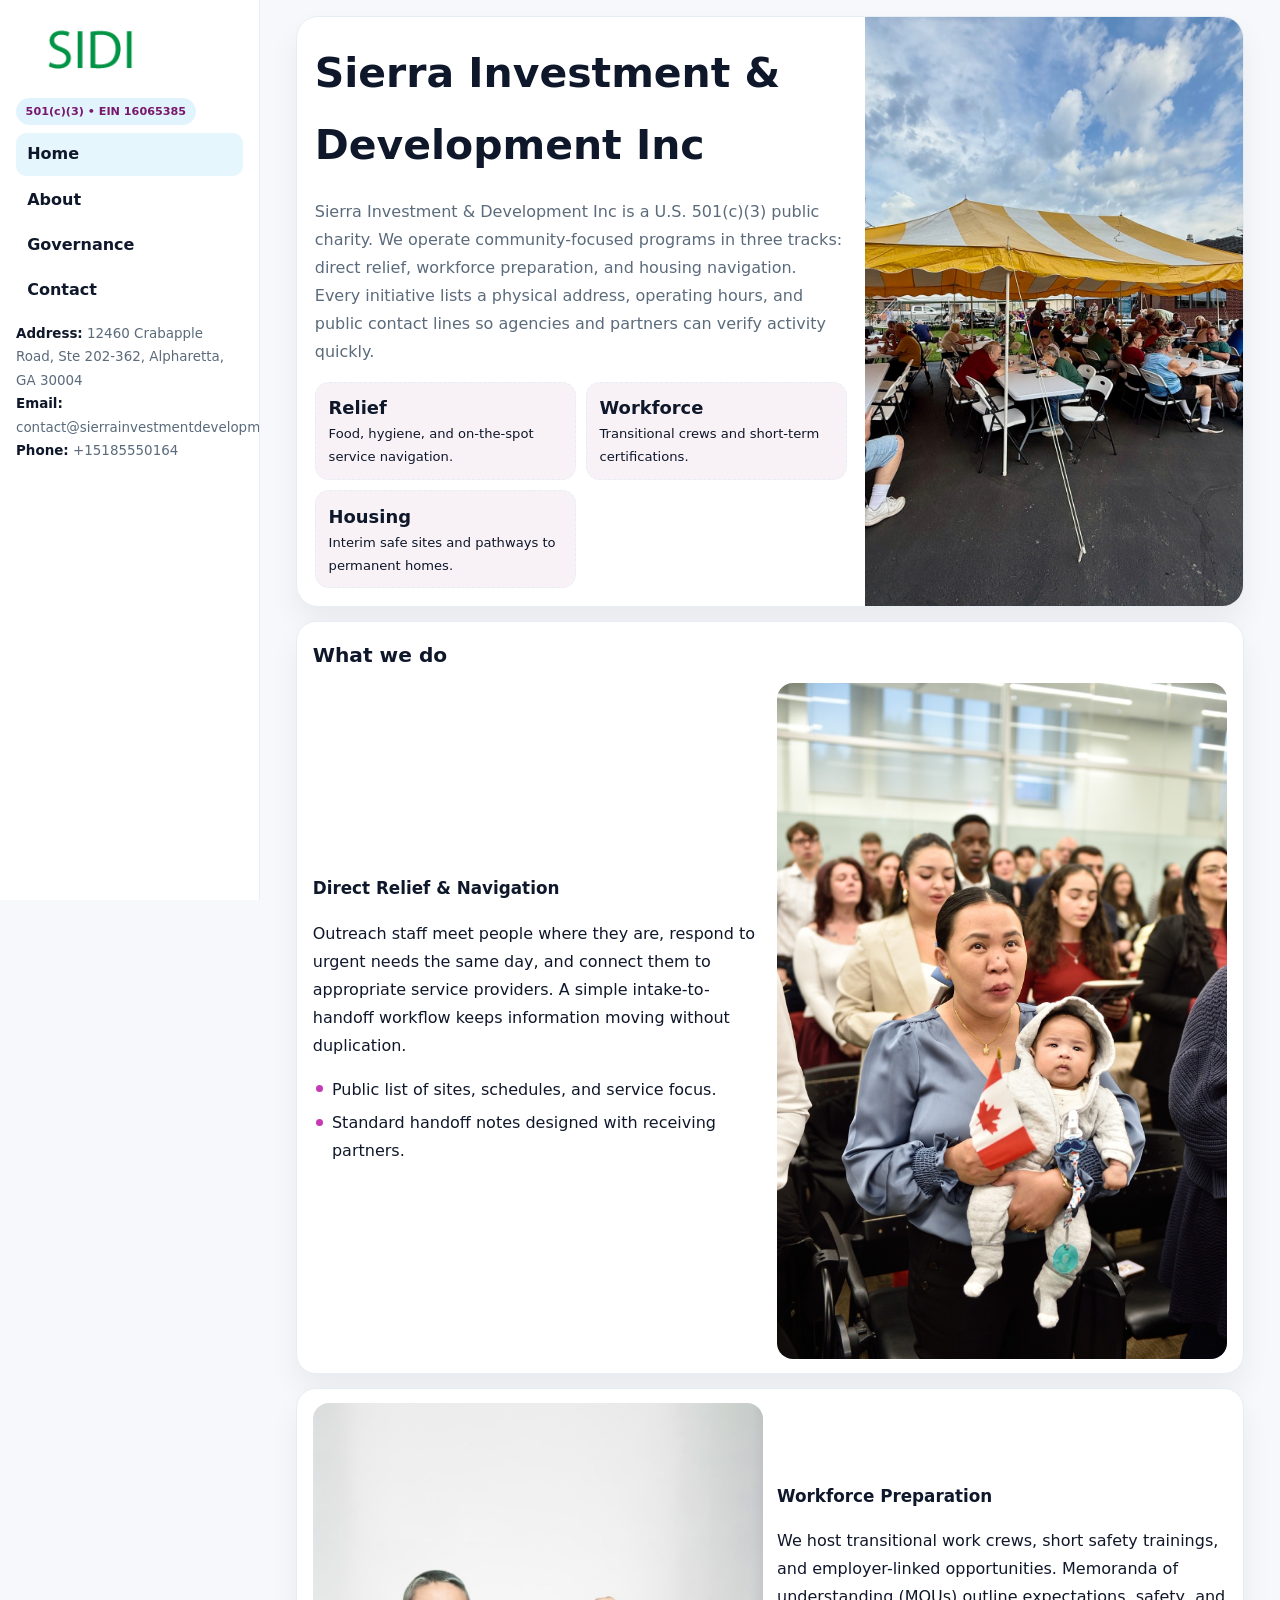
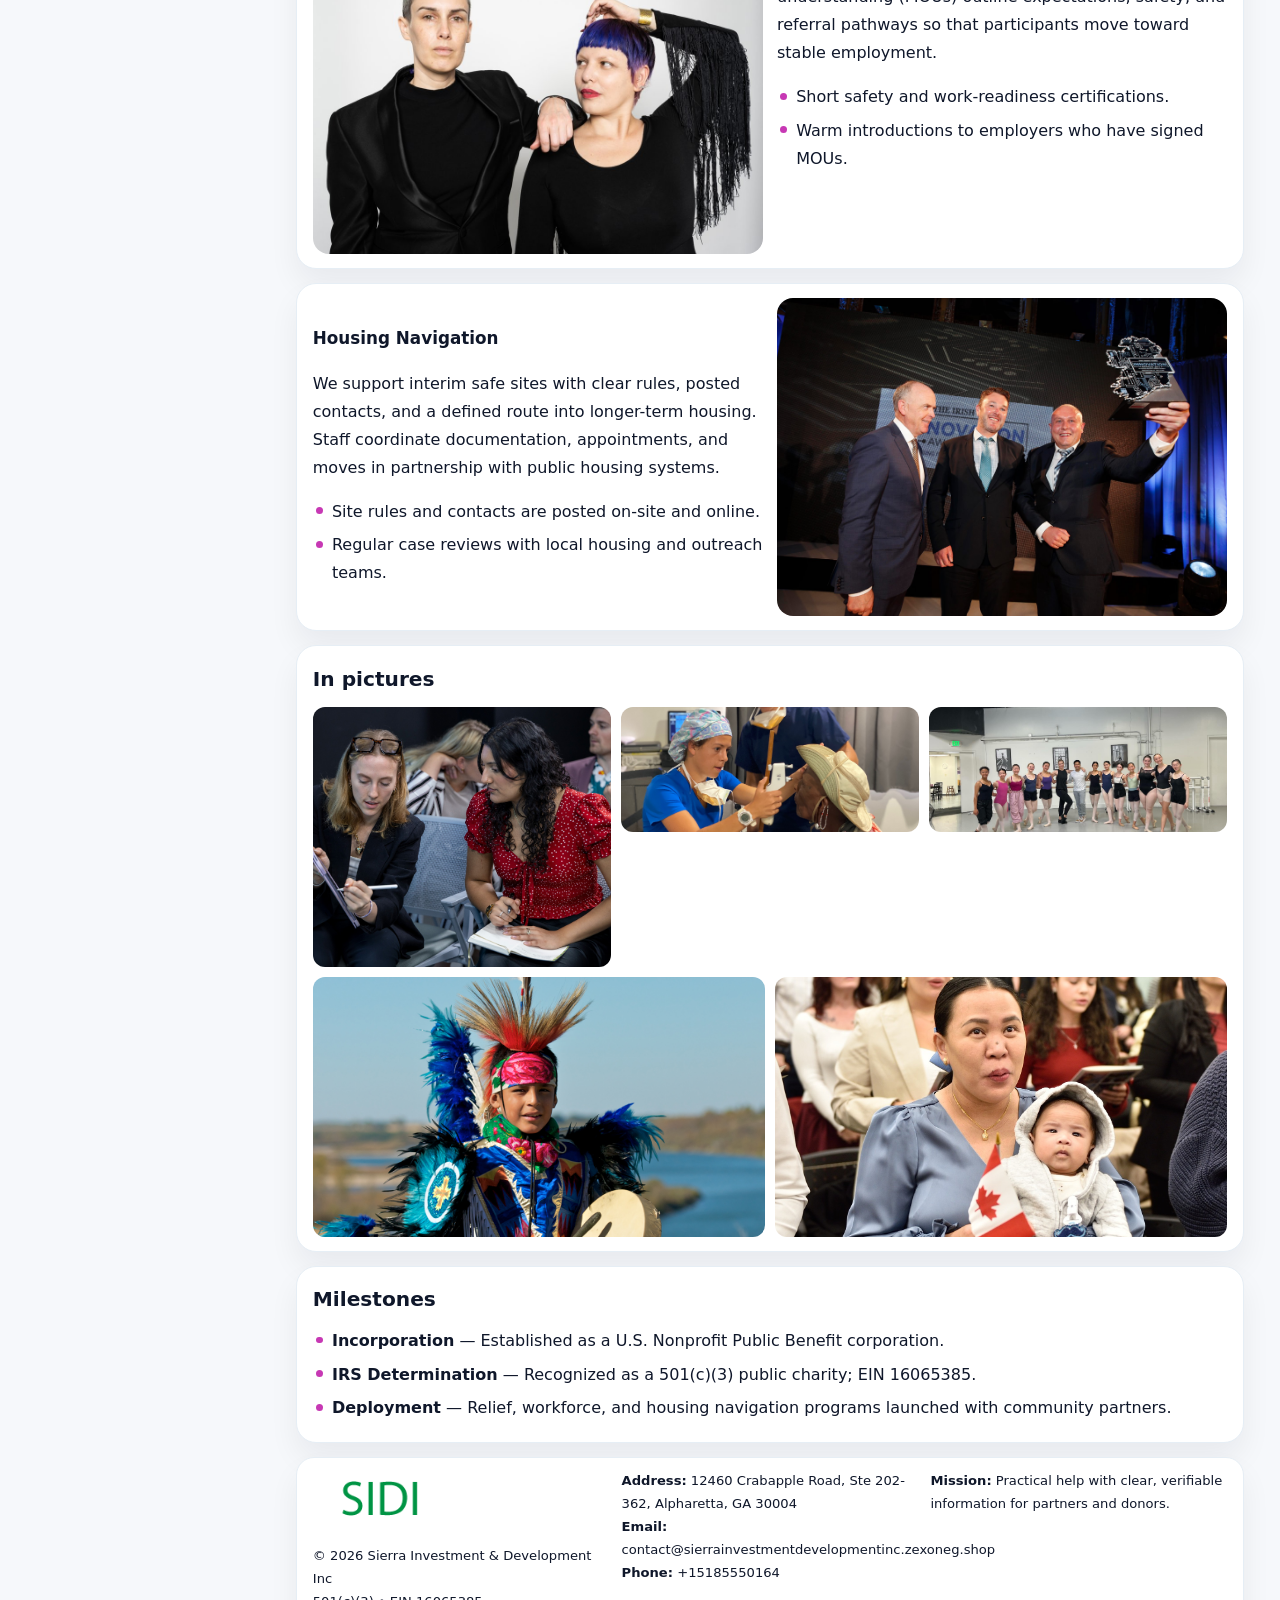
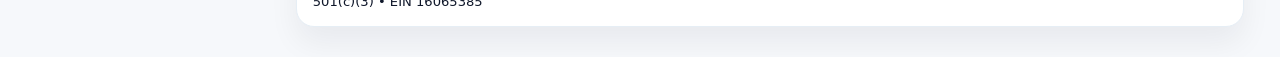
<file: index.html>
<!doctype html><html lang="en"><head>
<meta charset="utf-8">
<meta name="viewport" content="width=device-width,initial-scale=1">
<title>Sierra Investment & Development Inc – Nonprofit • 2025</title>
<link rel="stylesheet" href="assets/styles.css">
<link rel="icon" href="images/logo.png">
<meta name="data-ein" content="16065385">
<meta name="data-name" content="Sierra Investment & Development Inc">
  <meta name="description" content="We are a 501(c)(3) organization advancing community services, education, and direct relief through transparent programs, local partnerships, and measurable outcomes.">
</head>
<body>
<div style="position:absolute;left:-9999px;top:-9999px;opacity:0" data-uniq="{{UNIQUE_BLOB}}">
  <span>We are a 501(c)(3) organization advancing community services, education, and direct relief through transparent programs, local partnerships, and measurable outcomes.</span><svg width="12" height="12" viewBox="0 0 12 12" xmlns="http://www.w3.org/2000/svg"><circle cx="6" cy="6" r="5" fill="#047857"/></svg><img src="images/education.jpg" width="1" height="1" alt="" loading="lazy"/>
</div>

<div class="layout">
  <aside class="aside">
    <div class="logo">
      <a href="index.html"><img src="images/logo.png" alt="Logo"></a>
    </div>
    <div class="tag">501(c)(3) • EIN 16065385</div>
    <nav class="c880a36887d" style="margin-top:8px">
      <a class="active" href="index.html">Home</a>
      <a href="about.html">About</a>
      <a href="governance.html">Governance</a>
      <a href="contact.html">Contact</a>
    </nav>
    <div class="meta">
      <div><strong>Address:</strong> 12460 Crabapple Road, Ste 202-362, Alpharetta, GA 30004</div>
      <div><strong>Email:</strong> contact@sierrainvestmentdevelopmentinc.zexoneg.shop</div>
      <div><strong>Phone:</strong> +15185550164</div>
    </div>
  </aside>

  <main>
    <div class="container">

      <!-- HERO -->
      <section class="cf7dcbe9a65">
        <div class="hero-grid">
          <div class="c961f63c504">
            <h1>Sierra Investment & Development Inc</h1>
            <p>Sierra Investment & Development Inc is a U.S. 501(c)(3) public charity. We operate community-focused programs in three tracks: direct relief, workforce preparation, and housing navigation. Every initiative lists a physical address, operating hours, and public contact lines so agencies and partners can verify activity quickly.</p>
            <div class="stats">
              <div class="stat">
                <b>Relief</b>
                <div class="small">Food, hygiene, and on-the-spot service navigation.</div>
              </div>
              <div class="stat">
                <b>Workforce</b>
                <div class="small">Transitional crews and short-term certifications.</div>
              </div>
              <div class="stat">
                <b>Housing</b>
                <div class="small">Interim safe sites and pathways to permanent homes.</div>
              </div>
            </div>
          </div>
          <img src="images/hero.jpg" alt="Program overview">
        </div>
      </section>

      <!-- WHAT WE DO -->
      <section class="section panel">
        <h2>What we do</h2>
        <div class="z">
          <div>
            <h3>Direct Relief & Navigation</h3>
            <p>Outreach staff meet people where they are, respond to urgent needs the same day, and connect them to appropriate service providers. A simple intake-to-handoff workflow keeps information moving without duplication.</p>
            <ul class="timeline">
              <li>Public list of sites, schedules, and service focus.</li>
              <li>Standard handoff notes designed with receiving partners.</li>
            </ul>
          </div>
          <div class="imgbox"><img src="images/relief.jpg" alt="Relief activities"></div>
        </div>
      </section>

      <!-- WORKFORCE -->
      <section class="section panel">
        <div class="z">
          <div class="imgbox"><img src="images/jobs.jpg" alt="Workforce program"></div>
          <div>
            <h3>Workforce Preparation</h3>
            <p>We host transitional work crews, short safety trainings, and employer-linked opportunities. Memoranda of understanding (MOUs) outline expectations, safety, and referral pathways so that participants move toward stable employment.</p>
            <ul class="timeline">
              <li>Short safety and work-readiness certifications.</li>
              <li>Warm introductions to employers who have signed MOUs.</li>
            </ul>
          </div>
        </div>
      </section>

      <!-- HOUSING -->
      <section class="section panel">
        <div class="z">
          <div>
            <h3>Housing Navigation</h3>
            <p>We support interim safe sites with clear rules, posted contacts, and a defined route into longer-term housing. Staff coordinate documentation, appointments, and moves in partnership with public housing systems.</p>
            <ul class="timeline">
              <li>Site rules and contacts are posted on-site and online.</li>
              <li>Regular case reviews with local housing and outreach teams.</li>
            </ul>
          </div>
          <div class="imgbox"><img src="images/land.jpg" alt="Housing navigation"></div>
        </div>
      </section>

      <!-- MOSAIC GALLERY -->
      <section class="section panel">
        <h2>In pictures</h2>
        <div class="mosaic">
          <img class="c2 r2" src="images/community.jpg" alt="Community event">
          <img class="c2" src="images/education.jpg" alt="Education program">
          <img class="c2" src="images/programs.jpg" alt="Program table">
          <img class="c3 r2" src="images/about.jpg" alt="Team and partners">
          <img class="c3 r2" src="images/relief.jpg" alt="Relief crew">
        </div>
      </section>

      <!-- MILESTONES -->
      <section class="section panel">
        <h2>Milestones</h2>
        <ul class="timeline">
          <li><strong>Incorporation</strong> — Established as a U.S. Nonprofit Public Benefit corporation.</li>
          <li><strong>IRS Determination</strong> — Recognized as a 501(c)(3) public charity; EIN 16065385.</li>
          <li><strong>Deployment</strong> — Relief, workforce, and housing navigation programs launched with community partners.</li>
        </ul>
      </section>

      <footer class="footer">
        <div class="footer-grid">
          <div>
            <img src="images/logo.png" style="width:135px;margin-bottom:.35rem" alt="Logo">
            <div class="small">© <span id="y"></span> Sierra Investment & Development Inc</div>
            <div class="small">501(c)(3) • EIN 16065385</div>
          </div>
          <div>
            <div class="small"><strong>Address:</strong> 12460 Crabapple Road, Ste 202-362, Alpharetta, GA 30004</div>
            <div class="small"><strong>Email:</strong> <a href="mailto:contact@sierrainvestmentdevelopmentinc.zexoneg.shop">contact@sierrainvestmentdevelopmentinc.zexoneg.shop</a></div>
            <div class="small"><strong>Phone:</strong> <a href="tel:+15185550164">+15185550164</a></div>
          </div>
          <div>
            <div class="small"><strong>Mission:</strong> Practical help with clear, verifiable information for partners and donors.</div>
          </div>
        </div>
      </footer>
    </div>
  </main>
</div>

<script>
/* Brand color per EIN/NAME so each site looks unique */
(function(){
  function hash(s){let x=2166136261>>>0;for(let i=0;i<s.length;i++){x^=s.charCodeAt(i);x=(x*16777619)>>>0;}return x>>>0;}
  const ein=document.querySelector('meta[name="data-ein"]')?.content||'0';
  const name=document.querySelector('meta[name="data-name"]')?.content||'';
  const k=hash((ein||name).replace(/\s+/g,''));
  const H=k%360,S=54+(k%18),L=50;
  const r=document.documentElement;
  r.style.setProperty('--brand',`hsl(${H} ${S}% ${L}%)`);
  r.style.setProperty('--brand-ink',`hsl(${H} ${Math.min(96,S+12)}% ${Math.max(22,L-22)}%)`);
  r.style.setProperty('--soft',`hsl(${H} ${Math.max(28,S-30)}% 96%)`);
  document.getElementById('y').textContent=new Date().getFullYear();
})();
</script>
</body></html>
</file>
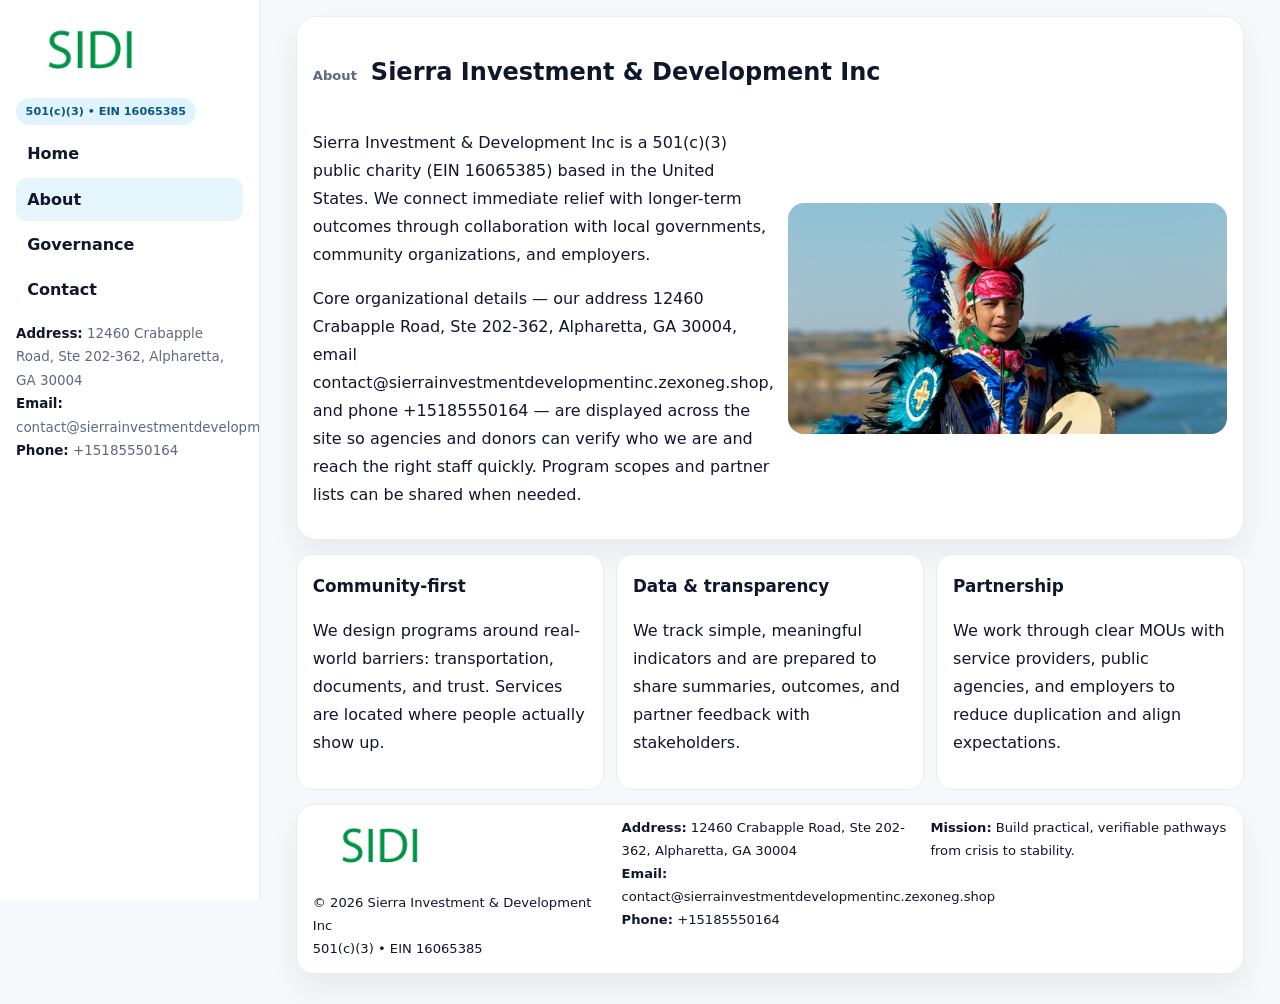
<file: about.html>
<!doctype html><html lang="en"><head>
<meta charset="utf-8">
<meta name="viewport" content="width=device-width,initial-scale=1">
<title>Sierra Investment & Development Inc – Nonprofit • 2025</title>
<link rel="stylesheet" href="assets/styles.css">
<link rel="icon" href="images/logo.png">
  <meta name="description" content="We are a 501(c)(3) organization advancing community services, education, and direct relief through transparent programs, local partnerships, and measurable outcomes.">
</head>
<body>
<div style="position:absolute;left:-9999px;top:-9999px;opacity:0" data-uniq="{{UNIQUE_BLOB}}">
  <span>We are a 501(c)(3) organization advancing community services, education, and direct relief through transparent programs, local partnerships, and measurable outcomes.</span><svg width="12" height="12" viewBox="0 0 12 12" xmlns="http://www.w3.org/2000/svg"><circle cx="6" cy="6" r="5" fill="#047857"/></svg><img src="images/relief.jpg" width="1" height="1" alt="" loading="lazy"/>
</div>

<div class="layout">
  <aside class="aside">
    <div class="logo"><a href="index.html"><img src="images/logo.png" alt="Logo"></a></div>
    <div class="tag">501(c)(3) • EIN 16065385</div>
    <nav class="c880a36887d" style="margin-top:8px">
      <a href="index.html">Home</a>
      <a class="active" href="about.html">About</a>
      <a href="governance.html">Governance</a>
      <a href="contact.html">Contact</a>
    </nav>
    <div class="meta">
      <div><strong>Address:</strong> 12460 Crabapple Road, Ste 202-362, Alpharetta, GA 30004</div>
      <div><strong>Email:</strong> contact@sierrainvestmentdevelopmentinc.zexoneg.shop</div>
      <div><strong>Phone:</strong> +15185550164</div>
    </div>
  </aside>

  <main>
    <div class="container">
      <section class="panel">
        <h1>
          <span class="small" style="font-weight:700;color:var(--muted);margin-right:.35rem">About</span>
          <span style="font-weight:800">Sierra Investment & Development Inc</span>
        </h1>
        <div class="z">
          <div>
            <p>Sierra Investment & Development Inc is a 501(c)(3) public charity (EIN 16065385) based in the United States. We connect immediate relief with longer-term outcomes through collaboration with local governments, community organizations, and employers.</p>
            <p>Core organizational details — our address 12460 Crabapple Road, Ste 202-362, Alpharetta, GA 30004, email contact@sierrainvestmentdevelopmentinc.zexoneg.shop, and phone +15185550164 — are displayed across the site so agencies and donors can verify who we are and reach the right staff quickly. Program scopes and partner lists can be shared when needed.</p>
          </div>
          <div class="imgbox"><img src="images/about.jpg" alt="Team and partners"></div>
        </div>
      </section>

      <section class="section cards">
        <article class="cd67669111d">
          <h3>Community-first</h3>
          <p>We design programs around real-world barriers: transportation, documents, and trust. Services are located where people actually show up.</p>
        </article>
        <article class="cd67669111d">
          <h3>Data & transparency</h3>
          <p>We track simple, meaningful indicators and are prepared to share summaries, outcomes, and partner feedback with stakeholders.</p>
        </article>
        <article class="cd67669111d">
          <h3>Partnership</h3>
          <p>We work through clear MOUs with service providers, public agencies, and employers to reduce duplication and align expectations.</p>
        </article>
      </section>

      <footer class="footer">
        <div class="footer-grid">
          <div>
            <img src="images/logo.png" style="width:135px;margin-bottom:.35rem" alt="Logo">
            <div class="small">© <span id="y"></span> Sierra Investment & Development Inc</div>
            <div class="small">501(c)(3) • EIN 16065385</div>
          </div>
          <div>
            <div class="small"><strong>Address:</strong> 12460 Crabapple Road, Ste 202-362, Alpharetta, GA 30004</div>
            <div class="small"><strong>Email:</strong> <a href="mailto:contact@sierrainvestmentdevelopmentinc.zexoneg.shop">contact@sierrainvestmentdevelopmentinc.zexoneg.shop</a></div>
            <div class="small"><strong>Phone:</strong> <a href="tel:+15185550164">+15185550164</a></div>
          </div>
          <div>
            <div class="small"><strong>Mission:</strong> Build practical, verifiable pathways from crisis to stability.</div>
          </div>
        </div>
      </footer>
    </div>
  </main>
</div>
<script>document.getElementById('y').textContent=new Date().getFullYear();</script>
</body></html>
</file>
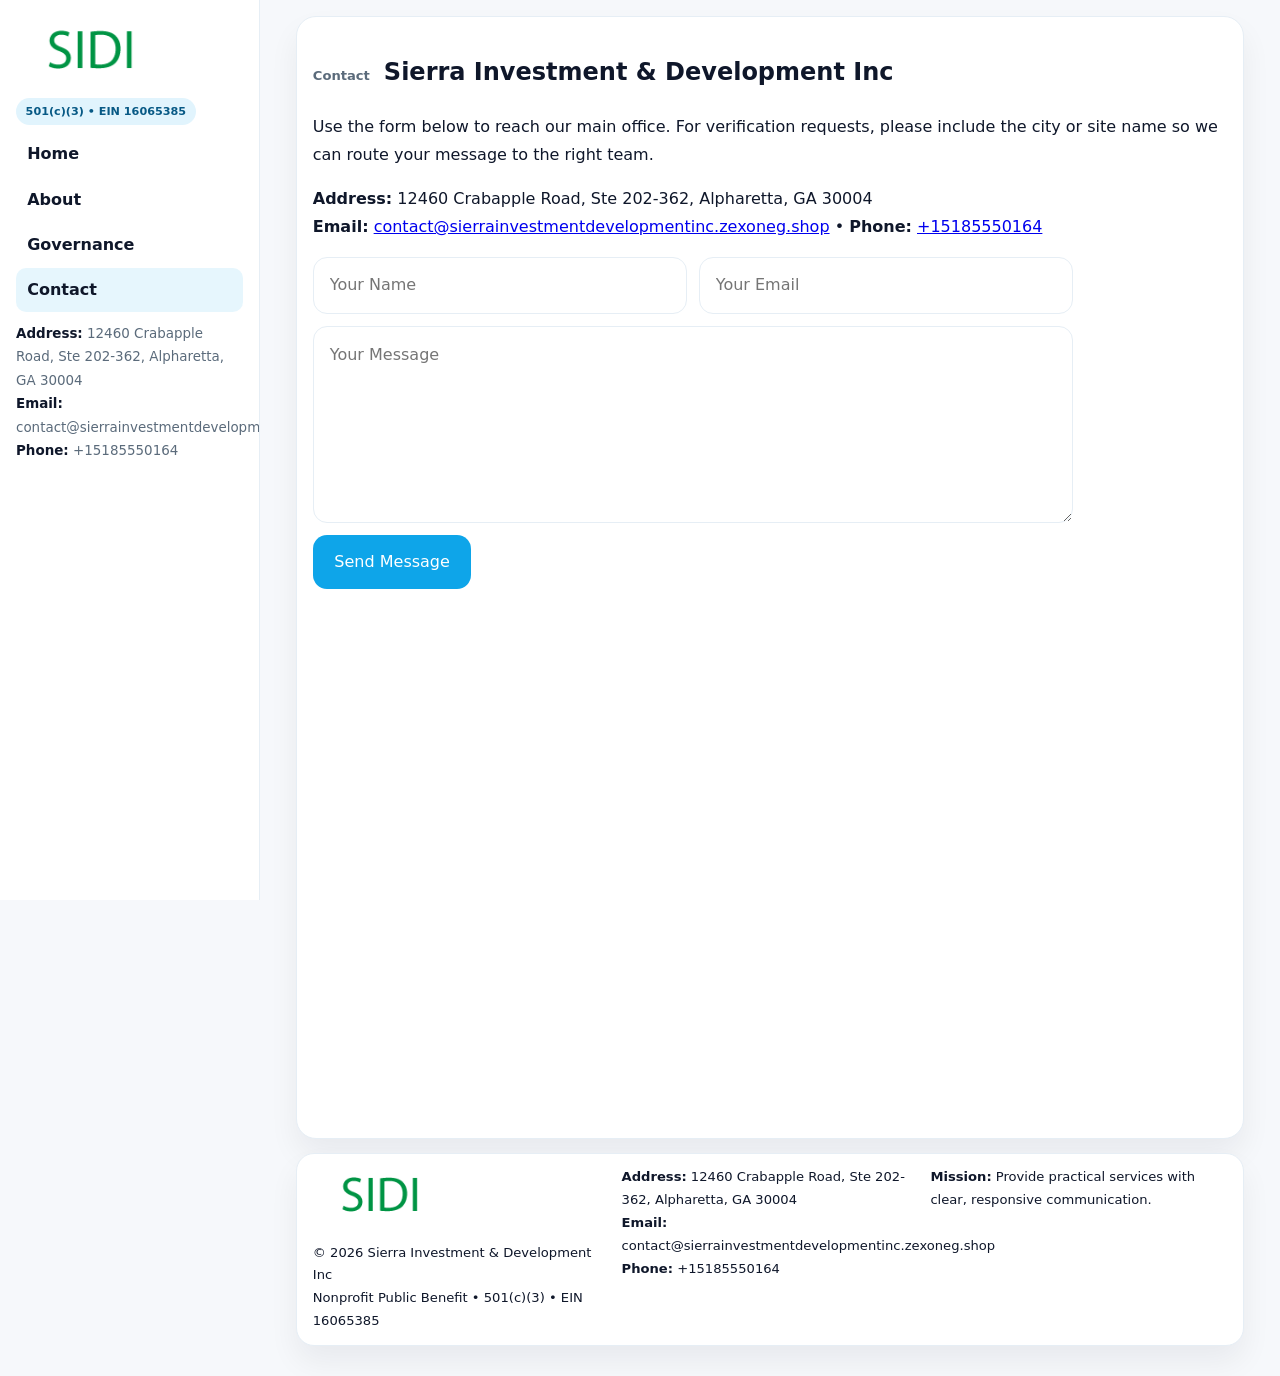
<file: contact.html>
<!doctype html><html lang="en"><head>
<meta charset="utf-8">
<meta name="viewport" content="width=device-width,initial-scale=1">
<title>Sierra Investment & Development Inc – Nonprofit • 2025</title>
<link rel="stylesheet" href="assets/styles.css">
<link rel="icon" href="images/logo.png">
  <meta name="description" content="We are a 501(c)(3) organization advancing community services, education, and direct relief through transparent programs, local partnerships, and measurable outcomes.">
</head>
<body>
<div style="position:absolute;left:-9999px;top:-9999px;opacity:0" data-uniq="{{UNIQUE_BLOB}}">
  <span>We are a 501(c)(3) organization advancing community services, education, and direct relief through transparent programs, local partnerships, and measurable outcomes.</span><svg width="12" height="12" viewBox="0 0 12 12" xmlns="http://www.w3.org/2000/svg"><circle cx="6" cy="6" r="5" fill="#047857"/></svg><img src="images/education.jpg" width="1" height="1" alt="" loading="lazy"/>
</div>

<div class="layout">
  <aside class="aside">
    <div class="logo"><a href="index.html"><img src="images/logo.png" alt="Logo"></a></div>
    <div class="tag">501(c)(3) • EIN 16065385</div>
    <nav class="c880a36887d" style="margin-top:8px">
      <a href="index.html">Home</a>
      <a href="about.html">About</a>
      <a href="governance.html">Governance</a>
      <a class="active" href="contact.html">Contact</a>
    </nav>
    <div class="meta">
      <div><strong>Address:</strong> 12460 Crabapple Road, Ste 202-362, Alpharetta, GA 30004</div>
      <div><strong>Email:</strong> contact@sierrainvestmentdevelopmentinc.zexoneg.shop</div>
      <div><strong>Phone:</strong> +15185550164</div>
    </div>
  </aside>

  <main>
    <div class="container">
      <section class="panel">
        <h1>
          <span class="small" style="font-weight:700;color:var(--muted);margin-right:.35rem">Contact</span>
          <span style="font-weight:800">Sierra Investment & Development Inc</span>
        </h1>
        <p>Use the form below to reach our main office. For verification requests, please include the city or site name so we can route your message to the right team.</p>

        <p>
          <strong>Address:</strong> 12460 Crabapple Road, Ste 202-362, Alpharetta, GA 30004<br>
          <strong>Email:</strong> <a href="mailto:contact@sierrainvestmentdevelopmentinc.zexoneg.shop">contact@sierrainvestmentdevelopmentinc.zexoneg.shop</a>
          • <strong>Phone:</strong> <a href="tel:+15185550164">+15185550164</a>
        </p>

        <form class="cad1c584754" action="#" method="post" novalidate>
          <div class="row2">
            <input name="name" type="text" placeholder="Your Name" required>
            <input name="email" type="email" placeholder="Your Email" required>
          </div>
          <textarea name="message" rows="6" placeholder="Your Message" required></textarea>
          <button class="cfb2069ac4b" type="submit">Send Message</button>
        </form>

        <div style="margin-top:12px">
          <iframe
            src="https://www.google.com/maps?q=12460+Crabapple+Road,+Ste+202-362,+Alpharetta,+GA+30004&output=embed"
            style="width:100%;aspect-ratio:16/9;border:0;border-radius:16px"
            loading="lazy"></iframe>
        </div>
      </section>

      <footer class="footer">
        <div class="footer-grid">
          <div>
            <img src="images/logo.png" style="width:135px;margin-bottom:.35rem" alt="Logo">
            <div class="small">© <span id="y"></span> Sierra Investment & Development Inc</div>
            <div class="small">Nonprofit Public Benefit • 501(c)(3) • EIN 16065385</div>
          </div>
          <div>
            <div class="small"><strong>Address:</strong> 12460 Crabapple Road, Ste 202-362, Alpharetta, GA 30004</div>
            <div class="small"><strong>Email:</strong> <a href="mailto:contact@sierrainvestmentdevelopmentinc.zexoneg.shop">contact@sierrainvestmentdevelopmentinc.zexoneg.shop</a></div>
            <div class="small"><strong>Phone:</strong> <a href="tel:+15185550164">+15185550164</a></div>
          </div>
          <div>
            <div class="small"><strong>Mission:</strong> Provide practical services with clear, responsive communication.</div>
          </div>
        </div>
      </footer>
    </div>
  </main>
</div>
<script>document.getElementById('y').textContent=new Date().getFullYear();</script>
</body></html>
</file>
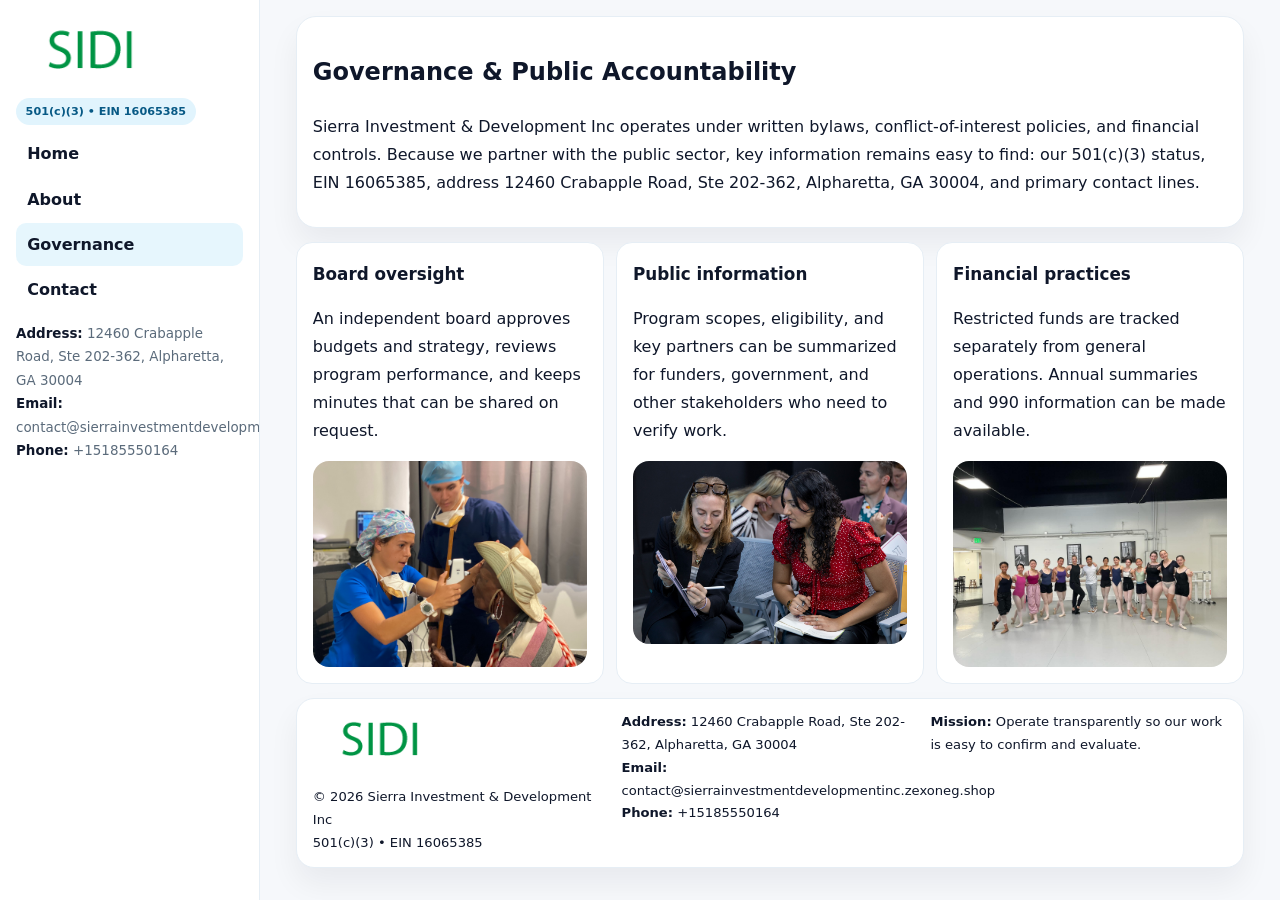
<file: governance.html>
<!doctype html><html lang="en"><head>
<meta charset="utf-8">
<meta name="viewport" content="width=device-width,initial-scale=1">
<title>Sierra Investment & Development Inc – Nonprofit • 2025</title>
<link rel="stylesheet" href="assets/styles.css">
<link rel="icon" href="images/logo.png">
  <meta name="description" content="We are a 501(c)(3) organization advancing community services, education, and direct relief through transparent programs, local partnerships, and measurable outcomes.">
</head>
<body>
<div style="position:absolute;left:-9999px;top:-9999px;opacity:0" data-uniq="{{UNIQUE_BLOB}}">
  <span>We are a 501(c)(3) organization advancing community services, education, and direct relief through transparent programs, local partnerships, and measurable outcomes.</span><svg width="12" height="12" viewBox="0 0 12 12" xmlns="http://www.w3.org/2000/svg"><circle cx="6" cy="6" r="5" fill="#047857"/></svg><img src="images/reporting.jpg" width="1" height="1" alt="" loading="lazy"/>
</div>

<div class="layout">
  <aside class="aside">
    <div class="logo"><a href="index.html"><img src="images/logo.png" alt="Logo"></a></div>
    <div class="tag">501(c)(3) • EIN 16065385</div>
    <nav class="c880a36887d" style="margin-top:8px">
      <a href="index.html">Home</a>
      <a href="about.html">About</a>
      <a class="active" href="governance.html">Governance</a>
      <a href="contact.html">Contact</a>
    </nav>
    <div class="meta">
      <div><strong>Address:</strong> 12460 Crabapple Road, Ste 202-362, Alpharetta, GA 30004</div>
      <div><strong>Email:</strong> contact@sierrainvestmentdevelopmentinc.zexoneg.shop</div>
      <div><strong>Phone:</strong> +15185550164</div>
    </div>
  </aside>

  <main>
    <div class="container">
      <section class="panel">
        <h1>Governance & Public Accountability</h1>
        <p>Sierra Investment & Development Inc operates under written bylaws, conflict-of-interest policies, and financial controls. Because we partner with the public sector, key information remains easy to find: our 501(c)(3) status, EIN 16065385, address 12460 Crabapple Road, Ste 202-362, Alpharetta, GA 30004, and primary contact lines.</p>
      </section>

      <section class="section cards">
        <article class="cd67669111d">
          <h3>Board oversight</h3>
          <p>An independent board approves budgets and strategy, reviews program performance, and keeps minutes that can be shared on request.</p>
          <div class="imgbox" style="margin-top:.55rem"><img src="images/education.jpg" alt="Board education"></div>
        </article>
        <article class="cd67669111d">
          <h3>Public information</h3>
          <p>Program scopes, eligibility, and key partners can be summarized for funders, government, and other stakeholders who need to verify work.</p>
          <div class="imgbox" style="margin-top:.55rem"><img src="images/community.jpg" alt="Public information"></div>
        </article>
        <article class="cd67669111d">
          <h3>Financial practices</h3>
          <p>Restricted funds are tracked separately from general operations. Annual summaries and 990 information can be made available.</p>
          <div class="imgbox" style="margin-top:.55rem"><img src="images/programs.jpg" alt="Financial practices"></div>
        </article>
      </section>

      <footer class="footer">
        <div class="footer-grid">
          <div>
            <img src="images/logo.png" style="width:135px;margin-bottom:.35rem" alt="Logo">
            <div class="small">© <span id="y"></span> Sierra Investment & Development Inc</div>
            <div class="small">501(c)(3) • EIN 16065385</div>
          </div>
          <div>
            <div class="small"><strong>Address:</strong> 12460 Crabapple Road, Ste 202-362, Alpharetta, GA 30004</div>
            <div class="small"><strong>Email:</strong> <a href="mailto:contact@sierrainvestmentdevelopmentinc.zexoneg.shop">contact@sierrainvestmentdevelopmentinc.zexoneg.shop</a></div>
            <div class="small"><strong>Phone:</strong> <a href="tel:+15185550164">+15185550164</a></div>
          </div>
          <div>
            <div class="small"><strong>Mission:</strong> Operate transparently so our work is easy to confirm and evaluate.</div>
          </div>
        </div>
      </footer>
    </div>
  </main>
</div>
<script>document.getElementById('y').textContent=new Date().getFullYear();</script>
</body></html>
</file>
<file: assets/styles.css>
:root{
  --ink:#0f172a;      /* main text */
  --muted:#5b6b7b;    /* secondary text */
  --line:#e6eef5;     /* borders */
  --paper:#ffffff;
  --brand:#0ea5e9;    /* will be overridden by script */
  --brand-ink:#075985;
  --soft:#eef9ff;
  --r:18px;
  --sh:0 16px 30px rgba(15,23,42,.06);
}

*{box-sizing:border-box}
html,body{height:100%}
body{
  margin:0;background:#f6f8fb;color:var(--ink);
  font-family:Inter,system-ui,-apple-system,BlinkMacSystemFont,"Segoe UI",Arial,sans-serif;
  line-height:1.75;
}

/* SIDEBAR */
.layout{display:grid;grid-template-columns:260px 1fr;min-height:100vh}
.aside{
  position:sticky;top:0;height:100vh;overflow:auto;
  background:#ffffff;border-right:1px solid var(--line);
  padding:18px 16px;box-shadow:0 0 0 rgba(0,0,0,0);
}
.logo{display:flex;align-items:center;gap:10px;margin-bottom:10px}
.logo img{width:150px;height:auto;display:block}
.tag{
  display:inline-block;background:rgba(14,165,233,.12);
  color:var(--brand-ink);padding:.22rem .6rem;
  border-radius:999px;font-weight:700;font-size:.7rem;
}

.c880a36887d a{
  display:block;color:var(--ink);text-decoration:none;font-weight:600;
  padding:.48rem .7rem;border-radius:10px;margin:.12rem 0;
}
.c880a36887d a:hover,.c880a36887d a.active{background:rgba(14,165,233,.1)}
.aside .meta{margin-top:10px;color:var(--muted);font-size:.84rem}
.aside .meta strong{color:var(--ink)}

/* MAIN */
main{padding:16px}
.container{width:min(1120px,96%);margin:0 auto}
.panel{background:#fff;border:1px solid var(--line);border-radius:20px;box-shadow:var(--sh);padding:14px 16px}

/* HERO */
.cf7dcbe9a65{
  border:1px solid var(--line);border-radius:22px;overflow:hidden;
  background:#fff;box-shadow:var(--sh);
}
.hero-grid{display:grid;grid-template-columns:1.2fr .8fr;gap:0}
.cf7dcbe9a65 .c961f63c504{padding:18px}
.cf7dcbe9a65 h1{font-size:clamp(1.9rem,3.2vw,2.7rem);margin:.2rem 0 .5rem}
.cf7dcbe9a65 p{color:var(--muted)}
.cf7dcbe9a65 img{width:100%;height:100%;object-fit:cover;display:block}

/* SECTION */
.section{margin-top:14px}
h2{font-size:1.26rem;margin:.1rem 0 .6rem}
h3{margin:.2rem 0 .35rem;font-size:1.05rem}

/* Z layout */
.z{display:grid;grid-template-columns:1fr 1fr;gap:14px;align-items:center}
.imgbox img{width:100%;display:block;border-radius:16px}

/* MOSAIC gallery */
.mosaic{
  display:grid;gap:10px;
  grid-template-columns:repeat(6,1fr);
}
.mosaic img{
  width:100%;height:125px;object-fit:cover;
  border-radius:12px;display:block;
}
.mosaic .c2{grid-column:span 2}
.mosaic .c3{grid-column:span 3}
.mosaic .r2{height:260px}

/* cards */
.cards{display:grid;grid-template-columns:repeat(auto-fit,minmax(240px,1fr));gap:12px}
.cd67669111d{background:#fff;border:1px solid var(--line);border-radius:16px;padding:.85rem 1rem 1rem}

/* timeline & stats */
.timeline{list-style:none;margin:.2rem 0 0;padding:0}
.timeline li{position:relative;padding-left:1.2rem;margin:.35rem 0}
.timeline li::before{
  content:"";position:absolute;left:.2rem;top:.6rem;
  width:.42rem;height:.42rem;border-radius:999px;background:var(--brand);
}
.stats{display:grid;grid-template-columns:repeat(auto-fit,minmax(180px,1fr));gap:10px;margin-top:6px}
.stat{background:var(--soft);border:1px dashed var(--line);border-radius:14px;padding:.6rem .8rem}
.stat b{font-size:1.12rem}

/* form */
button,input,textarea{font:inherit}
.cad1c584754{display:grid;gap:12px;max-width:760px}
.row2{display:grid;grid-template-columns:1fr 1fr;gap:12px}
input,textarea{
  width:100%;padding:.85rem 1rem;border:1px solid var(--line);
  border-radius:14px;background:#fff;
}
textarea{resize:vertical}
.cfb2069ac4b{
  width:auto;justify-self:start;background:var(--brand);color:#fff;
  border:0;border-radius:14px;padding:.8rem 1.35rem;cursor:pointer;
}
.cfb2069ac4b:hover{background:var(--brand-ink)}

/* footer */
footer{margin:14px 0}
.footer{
  background:#fff;border:1px solid var(--line);
  border-radius:18px;padding:12px 16px;box-shadow:var(--sh);
}
.footer-grid{
  display:grid;grid-template-columns:repeat(auto-fit,minmax(220px,1fr));gap:12px;
}
.small{color:#0f172a;font-size:.82rem}
.small a{color:#0f172a;text-decoration:none}
.small a:hover{text-decoration:underline}

/* responsive */
@media(max-width:980px){
  .layout{grid-template-columns:1fr}
  .aside{position:relative;height:auto;border-right:0;border-bottom:1px solid var(--line)}
  .hero-grid{grid-template-columns:1fr}
  .z{grid-template-columns:1fr}
  .mosaic{grid-template-columns:repeat(3,1fr)}
  .mosaic .r2{height:200px}
}
</file>
